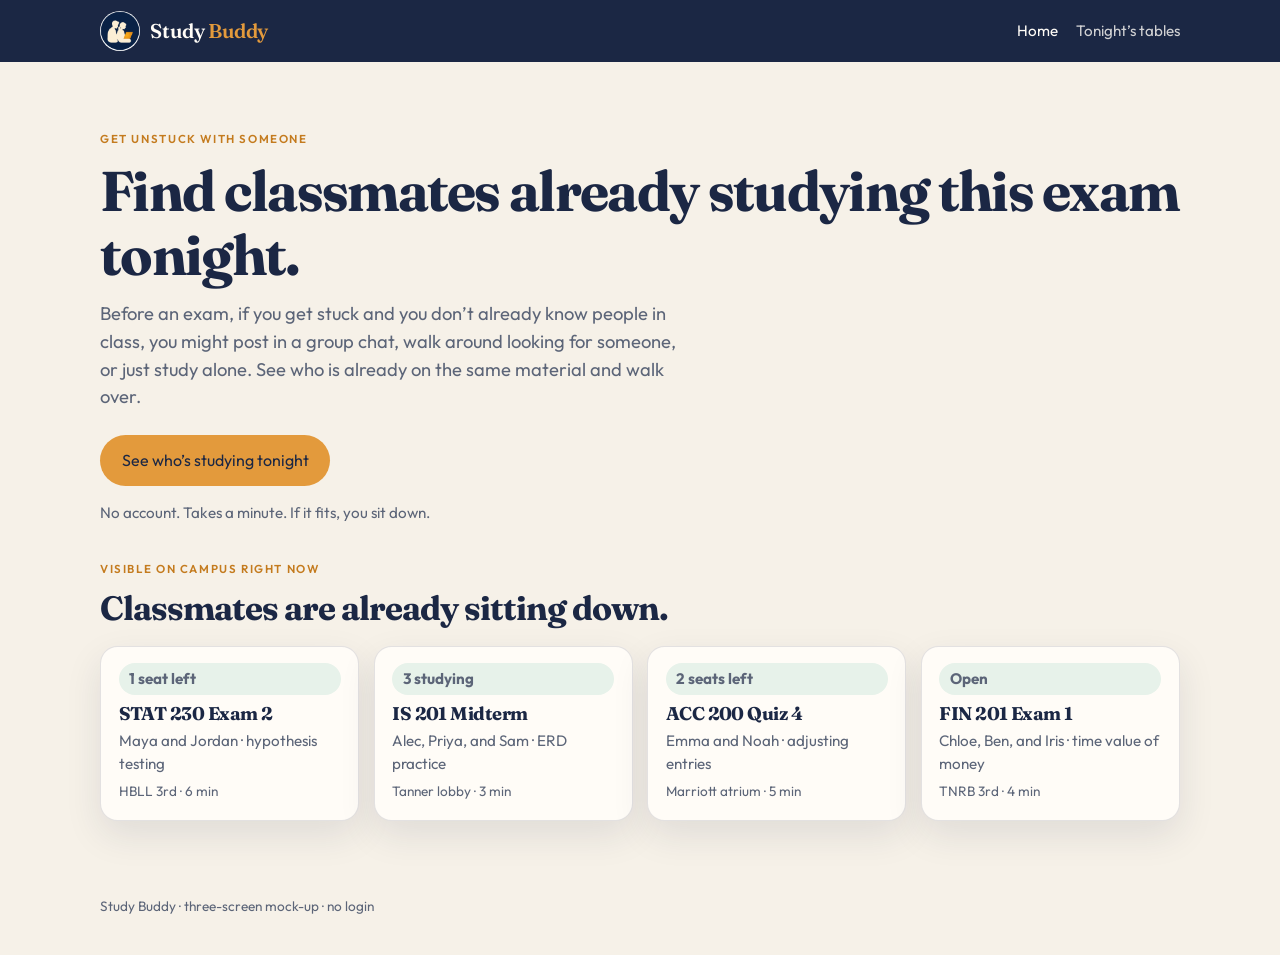
<file: index.html>
<!DOCTYPE html>
<html lang="en">
  <head>
    <meta charset="UTF-8" />
    <meta name="viewport" content="width=device-width, initial-scale=1" />
    <title>Study Buddy</title>
    <link rel="preconnect" href="https://fonts.googleapis.com" />
    <link rel="preconnect" href="https://fonts.gstatic.com" crossorigin />
    <link
      href="https://fonts.googleapis.com/css2?family=Fraunces:opsz,wght@9..144,500;9..144,650&family=Outfit:wght@400;500;600&display=swap"
      rel="stylesheet"
    />
    <link rel="stylesheet" href="css/styles.css" />
  </head>
  <body>
    <header class="topbar">
      <div class="wrap bar-inner">
        <a class="brand" href="index.html">
          <img class="logo" src="img/logo.png" alt="" width="40" height="40" />
          <span class="wordmark">Study <span>Buddy</span></span>
        </a>
        <nav class="nav">
          <a href="index.html" aria-current="page">Home</a>
          <a href="tonight.html">Tonight’s tables</a>
        </nav>
      </div>
    </header>

    <main>
      <section class="hero wrap">
        <div>
          <p class="kicker">Get unstuck with someone</p>
          <h1>Find classmates already studying this exam tonight.</h1>
          <p class="lede">
            Before an exam, if you get stuck and you don’t already know people in
            class, you might post in a group chat, walk around looking for
            someone, or just study alone. See who is already on the same material
            and walk over.
          </p>
          <a class="btn btn-primary" href="tonight.html">See who’s studying tonight</a>
          <p class="support">No account. Takes a minute. If it fits, you sit down.</p>
        </div>
      </section>

      <section class="live wrap" aria-label="Tables happening now">
        <div class="live-head">
          <p class="kicker">Visible on campus right now</p>
          <h2>Classmates are already sitting down.</h2>
        </div>
        <div class="live-grid">
          <a class="live-card" href="table.html?id=stat230">
            <p class="badge">1 seat left</p>
            <h3>STAT 230 Exam 2</h3>
            <p>Maya and Jordan · hypothesis testing</p>
            <p class="live-meta">HBLL 3rd · 6 min</p>
          </a>
          <a class="live-card" href="table.html?id=is201">
            <p class="badge">3 studying</p>
            <h3>IS 201 Midterm</h3>
            <p>Alec, Priya, and Sam · ERD practice</p>
            <p class="live-meta">Tanner lobby · 3 min</p>
          </a>
          <a class="live-card" href="table.html?id=acc200">
            <p class="badge">2 seats left</p>
            <h3>ACC 200 Quiz 4</h3>
            <p>Emma and Noah · adjusting entries</p>
            <p class="live-meta">Marriott atrium · 5 min</p>
          </a>
          <a class="live-card" href="table.html?id=fin201">
            <p class="badge">Open</p>
            <h3>FIN 201 Exam 1</h3>
            <p>Chloe, Ben, and Iris · time value of money</p>
            <p class="live-meta">TNRB 3rd · 4 min</p>
          </a>
        </div>
      </section>
    </main>

    <footer class="wrap">Study Buddy · three-screen mock-up · no login</footer>
  </body>
</html>
</file>
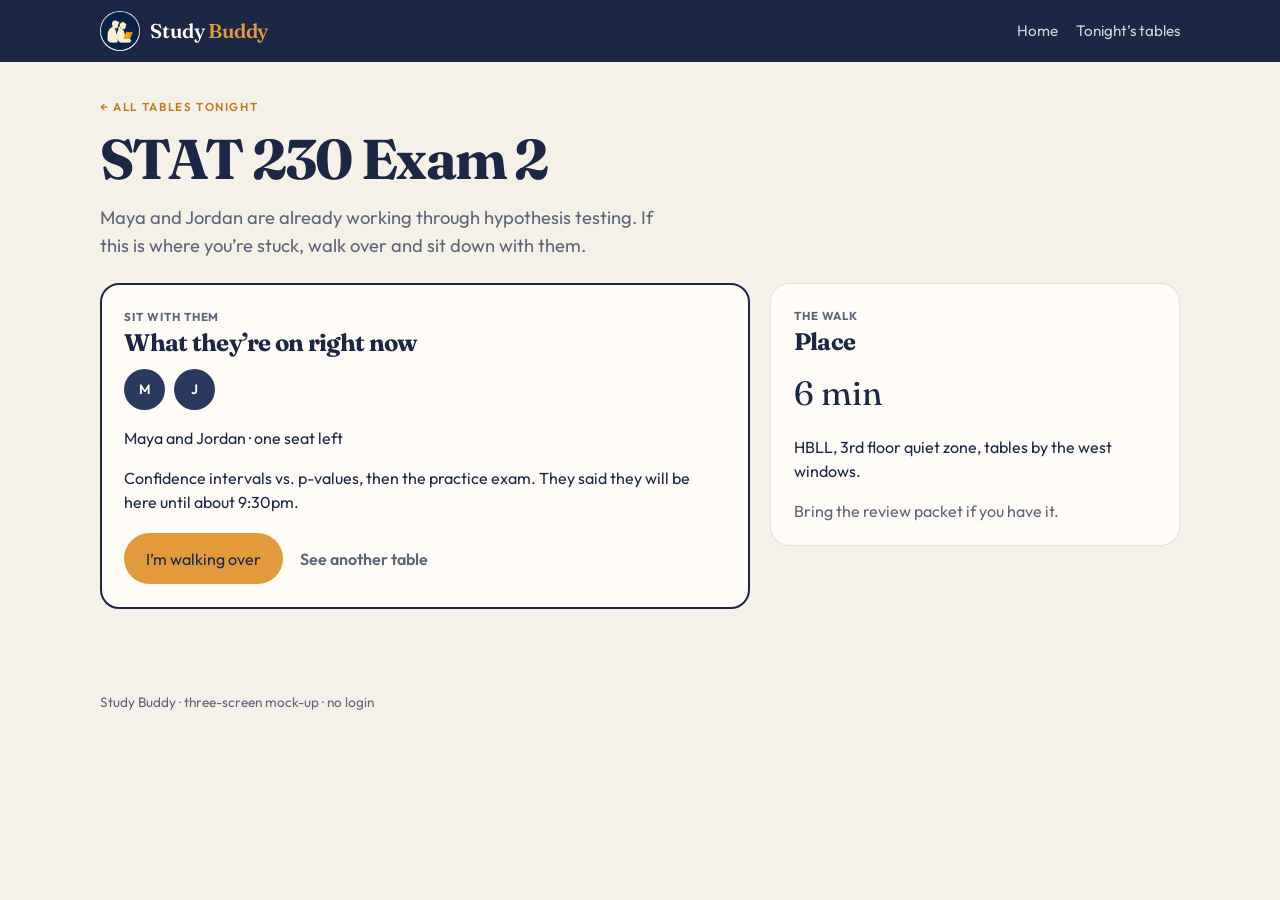
<file: table.html>
<!DOCTYPE html>
<html lang="en">
  <head>
    <meta charset="UTF-8" />
    <meta name="viewport" content="width=device-width, initial-scale=1" />
    <title>Study Buddy</title>
    <link rel="preconnect" href="https://fonts.googleapis.com" />
    <link rel="preconnect" href="https://fonts.gstatic.com" crossorigin />
    <link
      href="https://fonts.googleapis.com/css2?family=Fraunces:opsz,wght@9..144,500;9..144,650&family=Outfit:wght@400;500;600&display=swap"
      rel="stylesheet"
    />
    <link rel="stylesheet" href="css/styles.css" />
  </head>
  <body>
    <header class="topbar">
      <div class="wrap bar-inner">
        <a class="brand" href="index.html">
          <img class="logo" src="img/logo.png" alt="" width="40" height="40" />
          <span class="wordmark">Study <span>Buddy</span></span>
        </a>
        <nav class="nav">
          <a href="index.html">Home</a>
          <a href="tonight.html">Tonight’s tables</a>
        </nav>
      </div>
    </header>

    <main class="page wrap">
      <p class="kicker"><a href="tonight.html">← All tables tonight</a></p>
      <h1 id="course">STAT 230 Exam 2</h1>
      <p class="lede" id="summary">
        Maya and Jordan are already working through hypothesis testing. If this
        is where you’re stuck, walk over and sit down with them.
      </p>

      <div class="detail-grid">
        <section class="panel panel-primary">
          <p class="cluster-label">Sit with them</p>
          <h2>What they’re on right now</h2>
          <div class="people-row" id="people">
            <div class="avatar">M</div>
            <div class="avatar">J</div>
          </div>
          <p id="who">Maya and Jordan · one seat left</p>
          <p id="working">
            Confidence intervals vs. p-values, then the practice exam. They
            said they will be here until about 9:30pm.
          </p>
          <div class="actions">
            <a class="btn btn-primary" id="walk-btn" href="#going">I’m walking over</a>
            <a class="btn-quiet" href="tonight.html">See another table</a>
          </div>
          <p class="note" id="going" hidden>
            You’re in. No account — just go sit down with them.
          </p>
        </section>

        <aside class="panel">
          <p class="cluster-label">The walk</p>
          <h2>Place</h2>
          <p class="walk" id="walk">6 min</p>
          <p id="place">HBLL, 3rd floor quiet zone, tables by the west windows.</p>
          <p class="note" id="tip">Bring the review packet if you have it.</p>
        </aside>
      </div>
    </main>

    <footer class="wrap">Study Buddy · three-screen mock-up · no login</footer>
    <script>
      const tables = {
        stat230: {
          course: "STAT 230 Exam 2",
          summary:
            "Maya and Jordan are already working through hypothesis testing. If this is where you’re stuck, walk over and sit down with them.",
          people: ["M", "J"],
          who: "Maya and Jordan · one seat left",
          working:
            "Confidence intervals vs. p-values, then the practice exam. They said they will be here until about 9:30pm.",
          walk: "6 min",
          place: "HBLL, 3rd floor quiet zone, tables by the west windows.",
          tip: "Bring the review packet if you have it.",
        },
        is201: {
          course: "IS 201 Midterm",
          summary:
            "Alec, Priya, and Sam are practicing ERDs. If this is where you’re stuck, walk over and sit down with them.",
          people: ["A", "P", "S"],
          who: "Alec, Priya, and Sam · table is open",
          working:
            "Entity relationships for the bookstore case, then old midterms. Here until about 9pm.",
          walk: "3 min",
          place: "Tanner Building, 2nd floor lobby, the long table by the stairs.",
          tip: "Bring the case packet if you have it.",
        },
        cell120: {
          course: "CELL 120 Unit 10",
          summary:
            "Hannah and Luke are reviewing muscle physiology. If this is where you’re stuck, walk over and sit down with them.",
          people: ["H", "L"],
          who: "Hannah and Luke · two seats left",
          working:
            "Sliding filament plus last week’s quiz mistakes. Here until about 10pm.",
          walk: "8 min",
          place: "Life Sciences atrium, couches near the south doors.",
          tip: "Bring Unit 10 notes if you have them.",
        },
        acc200: {
          course: "ACC 200 Quiz 4",
          summary:
            "Emma and Noah are working through adjusting entries. If this is where you’re stuck, walk over and sit down with them.",
          people: ["E", "N"],
          who: "Emma and Noah · two seats left",
          working:
            "Prepaid expenses and accruals, then the quiz review sheet. Here until about 9:15pm.",
          walk: "5 min",
          place: "Marriott School atrium, the round tables by the windows.",
          tip: "Bring the chapter 4 homework if you have it.",
        },
        fin201: {
          course: "FIN 201 Exam 1",
          summary:
            "Chloe, Ben, and Iris are on time value of money. If this is where you’re stuck, walk over and sit down with them.",
          people: ["C", "B", "I"],
          who: "Chloe, Ben, and Iris · table is open",
          working:
            "Annuities and NPV practice problems. Here until about 9:45pm.",
          walk: "4 min",
          place: "TNRB 3rd floor, the long table outside the computer lab.",
          tip: "Bring a financial calculator if you have one.",
        },
      };

      const id = new URLSearchParams(location.search).get("id") || "stat230";
      const t = tables[id] || tables.stat230;
      document.title = t.course + " Study Buddy";
      document.getElementById("course").textContent = t.course;
      document.getElementById("summary").textContent = t.summary;
      document.getElementById("who").textContent = t.who;
      document.getElementById("working").textContent = t.working;
      document.getElementById("walk").textContent = t.walk;
      document.getElementById("place").textContent = t.place;
      document.getElementById("tip").textContent = t.tip;
      document.getElementById("people").innerHTML = t.people
        .map((p) => '<div class="avatar">' + p + "</div>")
        .join("");

      document.getElementById("walk-btn").addEventListener("click", (e) => {
        e.preventDefault();
        const note = document.getElementById("going");
        note.hidden = false;
        note.textContent =
          "You’re walking over. Sit down with them and get unstuck on " +
          t.course +
          ".";
        note.scrollIntoView({ behavior: "smooth", block: "nearest" });
      });
    </script>
  </body>
</html>
</file>
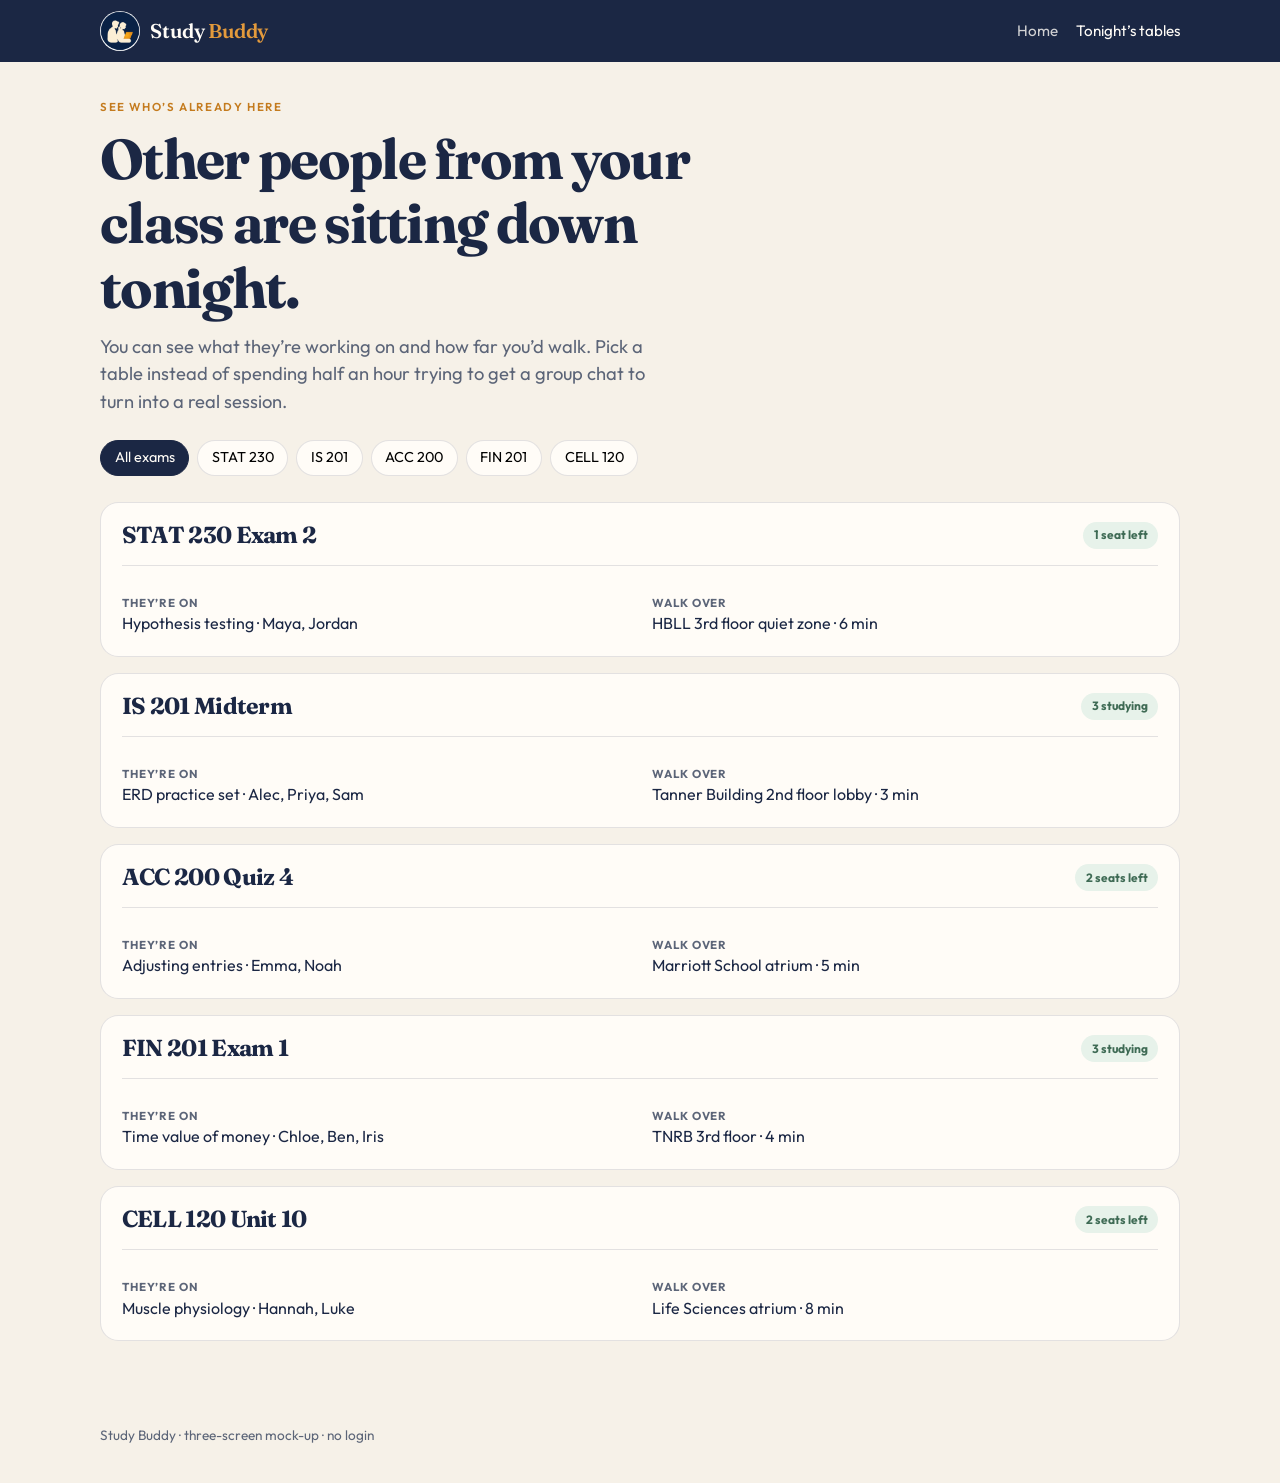
<file: tonight.html>
<!DOCTYPE html>
<html lang="en">
  <head>
    <meta charset="UTF-8" />
    <meta name="viewport" content="width=device-width, initial-scale=1" />
    <title>Tonight's tables Study Buddy</title>
    <link rel="preconnect" href="https://fonts.googleapis.com" />
    <link rel="preconnect" href="https://fonts.gstatic.com" crossorigin />
    <link
      href="https://fonts.googleapis.com/css2?family=Fraunces:opsz,wght@9..144,500;9..144,650&family=Outfit:wght@400;500;600&display=swap"
      rel="stylesheet"
    />
    <link rel="stylesheet" href="css/styles.css" />
  </head>
  <body>
    <header class="topbar">
      <div class="wrap bar-inner">
        <a class="brand" href="index.html">
          <img class="logo" src="img/logo.png" alt="" width="40" height="40" />
          <span class="wordmark">Study <span>Buddy</span></span>
        </a>
        <nav class="nav">
          <a href="index.html">Home</a>
          <a href="tonight.html" aria-current="page">Tonight’s tables</a>
        </nav>
      </div>
    </header>

    <main class="page wrap">
      <div class="page-head">
        <p class="kicker">See who’s already here</p>
        <h1>Other people from your class are sitting down tonight.</h1>
        <p class="lede">
          You can see what they’re working on and how far you’d walk. Pick a
          table instead of spending half an hour trying to get a group chat to
          turn into a real session.
        </p>
      </div>

      <div class="filters" role="tablist" aria-label="Filter by exam">
        <button class="chip active" type="button" data-filter="all">All exams</button>
        <button class="chip" type="button" data-filter="stat230">STAT 230</button>
        <button class="chip" type="button" data-filter="is201">IS 201</button>
        <button class="chip" type="button" data-filter="acc200">ACC 200</button>
        <button class="chip" type="button" data-filter="fin201">FIN 201</button>
        <button class="chip" type="button" data-filter="cell120">CELL 120</button>
      </div>

      <section class="table-list">
        <a class="table-card" href="table.html?id=stat230" data-exam="stat230">
          <h2>STAT 230 Exam 2</h2>
          <span class="badge">1 seat left</span>
          <div class="card-clusters">
            <div class="cluster">
              <p class="cluster-label">They’re on</p>
              <p>Hypothesis testing · Maya, Jordan</p>
            </div>
            <div class="cluster">
              <p class="cluster-label">Walk over</p>
              <p>HBLL 3rd floor quiet zone · 6 min</p>
            </div>
          </div>
        </a>

        <a class="table-card" href="table.html?id=is201" data-exam="is201">
          <h2>IS 201 Midterm</h2>
          <span class="badge">3 studying</span>
          <div class="card-clusters">
            <div class="cluster">
              <p class="cluster-label">They’re on</p>
              <p>ERD practice set · Alec, Priya, Sam</p>
            </div>
            <div class="cluster">
              <p class="cluster-label">Walk over</p>
              <p>Tanner Building 2nd floor lobby · 3 min</p>
            </div>
          </div>
        </a>

        <a class="table-card" href="table.html?id=acc200" data-exam="acc200">
          <h2>ACC 200 Quiz 4</h2>
          <span class="badge">2 seats left</span>
          <div class="card-clusters">
            <div class="cluster">
              <p class="cluster-label">They’re on</p>
              <p>Adjusting entries · Emma, Noah</p>
            </div>
            <div class="cluster">
              <p class="cluster-label">Walk over</p>
              <p>Marriott School atrium · 5 min</p>
            </div>
          </div>
        </a>

        <a class="table-card" href="table.html?id=fin201" data-exam="fin201">
          <h2>FIN 201 Exam 1</h2>
          <span class="badge">3 studying</span>
          <div class="card-clusters">
            <div class="cluster">
              <p class="cluster-label">They’re on</p>
              <p>Time value of money · Chloe, Ben, Iris</p>
            </div>
            <div class="cluster">
              <p class="cluster-label">Walk over</p>
              <p>TNRB 3rd floor · 4 min</p>
            </div>
          </div>
        </a>

        <a class="table-card" href="table.html?id=cell120" data-exam="cell120">
          <h2>CELL 120 Unit 10</h2>
          <span class="badge">2 seats left</span>
          <div class="card-clusters">
            <div class="cluster">
              <p class="cluster-label">They’re on</p>
              <p>Muscle physiology · Hannah, Luke</p>
            </div>
            <div class="cluster">
              <p class="cluster-label">Walk over</p>
              <p>Life Sciences atrium · 8 min</p>
            </div>
          </div>
        </a>
      </section>
    </main>

    <footer class="wrap">Study Buddy · three-screen mock-up · no login</footer>
    <script>
      const chips = document.querySelectorAll(".chip");
      const cards = document.querySelectorAll(".table-card");
      chips.forEach((chip) => {
        chip.addEventListener("click", () => {
          chips.forEach((c) => c.classList.remove("active"));
          chip.classList.add("active");
          const filter = chip.dataset.filter;
          cards.forEach((card) => {
            card.style.display =
              filter === "all" || card.dataset.exam === filter ? "" : "none";
          });
        });
      });
    </script>
  </body>
</html>
</file>
<file: css/styles.css>
:root {
  --navy: #1b2744;
  --navy-soft: #2a3a5e;
  --paper: #f6f1e8;
  --ink: #1b2744;
  --muted: #5c6578;
  --amber: #e39a3c;
  --amber-dark: #c47b1e;
  --sage: #3f6b55;
  --sage-bg: #e7f2ea;
  --white: #fffcf7;
  --line: rgba(27, 39, 68, 0.12);
  --shadow: 0 14px 36px rgba(27, 39, 68, 0.1);
}

* {
  box-sizing: border-box;
}

html,
body {
  margin: 0;
  padding: 0;
}

body {
  font-family: "Outfit", system-ui, sans-serif;
  color: var(--ink);
  background: var(--paper);
  line-height: 1.5;
  min-height: 100vh;
}

a {
  color: inherit;
}

.wrap {
  width: min(1080px, calc(100% - 8vw));
  margin-left: auto;
  margin-right: auto;
}

.topbar {
  background: var(--navy);
  color: var(--white);
}

.bar-inner {
  display: flex;
  align-items: center;
  justify-content: space-between;
  gap: 1rem;
  padding: 0.7rem 0;
}

.brand {
  display: flex;
  align-items: center;
  gap: 0.65rem;
  text-decoration: none;
}

.logo {
  width: 40px;
  height: 40px;
  border-radius: 50%;
  display: block;
  background: var(--navy);
}

.wordmark {
  font-family: "Fraunces", Georgia, serif;
  font-weight: 600;
  font-size: 1.25rem;
  letter-spacing: -0.02em;
  text-decoration: none;
}

.wordmark span {
  color: var(--amber);
}

.nav {
  display: flex;
  gap: 1.1rem;
  font-size: 0.95rem;
}

.nav a {
  text-decoration: none;
  color: rgba(255, 252, 247, 0.8);
}

.nav a:hover,
.nav a[aria-current="page"] {
  color: var(--white);
}

.hero {
  padding: 4.2rem 0 2.2rem;
}

.live {
  padding: 0 0 3.5rem;
}

.live-head {
  margin-bottom: 1.1rem;
}

.live-head h2 {
  font-size: clamp(1.6rem, 3vw, 2.1rem);
  margin: 0;
}

.live-grid {
  display: grid;
  grid-template-columns: repeat(4, 1fr);
  gap: 0.9rem;
}

.live-card {
  background: var(--white);
  border-radius: 1.1rem;
  padding: 1.05rem 1.1rem 1.15rem;
  text-decoration: none;
  border: 1px solid var(--line);
  box-shadow: var(--shadow);
  display: grid;
  gap: 0.35rem;
  align-content: start;
}

.live-card h3 {
  font-size: 1.15rem;
  margin: 0.15rem 0 0;
}

.live-card p {
  margin: 0;
  color: var(--muted);
  font-size: 0.95rem;
}

.live-meta {
  font-size: 0.85rem !important;
}

.kicker {
  text-transform: uppercase;
  letter-spacing: 0.14em;
  font-size: 0.72rem;
  font-weight: 600;
  color: var(--amber-dark);
  margin: 0 0 0.75rem;
}

.kicker a {
  text-decoration: none;
}

h1,
h2,
h3 {
  font-family: "Fraunces", Georgia, serif;
  letter-spacing: -0.03em;
  line-height: 1.15;
  margin: 0 0 0.8rem;
}

h1 {
  font-size: clamp(2.15rem, 4.6vw, 3.5rem);
}

.lede {
  font-size: 1.15rem;
  color: var(--muted);
  max-width: 36rem;
  margin: 0 0 1.5rem;
}

.btn {
  display: inline-flex;
  align-items: center;
  justify-content: center;
  border-radius: 999px;
  padding: 0.85rem 1.35rem;
  text-decoration: none;
  font-weight: 600;
  border: 0;
  font: inherit;
  cursor: pointer;
}

.btn-primary {
  background: var(--amber);
  color: var(--navy);
}

.btn-primary:hover {
  background: #ebb056;
}

.btn-quiet {
  color: var(--muted);
  text-decoration: none;
  font-weight: 600;
}

.support {
  margin: 1rem 0 0;
  color: var(--muted);
  font-size: 0.95rem;
}

.preview {
  background: var(--white);
  border-radius: 1.4rem;
  padding: 0;
  box-shadow: var(--shadow);
  overflow: hidden;
  text-decoration: none;
  display: block;
  border: 1px solid var(--line);
}

.preview-label {
  background: var(--sage-bg);
  color: var(--sage);
  font-size: 0.75rem;
  font-weight: 700;
  letter-spacing: 0.08em;
  text-transform: uppercase;
  padding: 0.7rem 1.3rem;
}

.preview-body {
  padding: 1.2rem 1.3rem 1.35rem;
}

.preview h3 {
  font-size: 1.35rem;
  margin-bottom: 0.35rem;
}

.cluster {
  margin: 0.85rem 0 0;
}

.cluster-label {
  font-size: 0.72rem;
  font-weight: 700;
  letter-spacing: 0.08em;
  text-transform: uppercase;
  color: var(--muted);
  margin: 0 0 0.25rem;
}

.cluster p {
  margin: 0;
}

.page {
  padding: 2.2rem 0 4rem;
}

.page-head {
  max-width: 40rem;
  margin-bottom: 0.5rem;
}

.filters {
  display: flex;
  flex-wrap: wrap;
  gap: 0.5rem;
  margin: 1rem 0 1.6rem;
}

.chip {
  border: 1px solid var(--line);
  background: var(--white);
  border-radius: 999px;
  padding: 0.4rem 0.85rem;
  font: inherit;
  font-size: 0.9rem;
  cursor: pointer;
}

.chip.active {
  background: var(--navy);
  color: var(--white);
  border-color: var(--navy);
}

.table-list {
  display: grid;
  gap: 1rem;
}

.table-card {
  display: grid;
  grid-template-columns: 1fr auto;
  gap: 0.15rem 1.2rem;
  background: var(--white);
  padding: 1.2rem 1.3rem 1.3rem;
  border-radius: 1.15rem;
  text-decoration: none;
  border: 1px solid var(--line);
}

.table-card h2 {
  margin: 0;
  font-size: 1.45rem;
}

.badge {
  display: inline-block;
  align-self: start;
  background: var(--sage-bg);
  color: var(--sage);
  font-size: 0.75rem;
  font-weight: 700;
  border-radius: 999px;
  padding: 0.28rem 0.65rem;
}

.card-clusters {
  grid-column: 1 / -1;
  display: grid;
  grid-template-columns: 1fr 1fr;
  gap: 0.9rem 1.5rem;
  margin-top: 0.85rem;
  padding-top: 0.9rem;
  border-top: 1px solid var(--line);
}

.detail-grid {
  display: grid;
  grid-template-columns: 1.35fr 0.85fr;
  gap: 1.25rem;
  align-items: start;
}

.panel {
  background: var(--white);
  border-radius: 1.2rem;
  padding: 1.4rem;
  border: 1px solid var(--line);
}

.panel-primary {
  border: 2px solid var(--navy);
}

.people-row {
  display: flex;
  gap: 0.55rem;
  margin: 0.35rem 0 0.8rem;
}

.avatar {
  width: 2.55rem;
  height: 2.55rem;
  border-radius: 50%;
  background: var(--navy-soft);
  color: var(--white);
  display: grid;
  place-items: center;
  font-weight: 600;
  font-size: 0.85rem;
}

.walk {
  font-family: "Fraunces", Georgia, serif;
  font-size: 2.1rem;
  margin: 0.15rem 0 0.35rem;
}

.note {
  color: var(--muted);
  margin: 0.4rem 0 0;
}

.actions {
  display: flex;
  flex-wrap: wrap;
  align-items: center;
  gap: 0.9rem 1.1rem;
  margin-top: 1.2rem;
}

footer {
  padding: 1.2rem 0 2.4rem;
  color: var(--muted);
  font-size: 0.85rem;
}

@media (max-width: 900px) {
  .live-grid {
    grid-template-columns: 1fr 1fr;
  }
}

@media (max-width: 800px) {
  .hero,
  .detail-grid,
  .card-clusters,
  .table-card {
    grid-template-columns: 1fr;
  }

  .live-grid {
    grid-template-columns: 1fr;
  }
}
</file>
